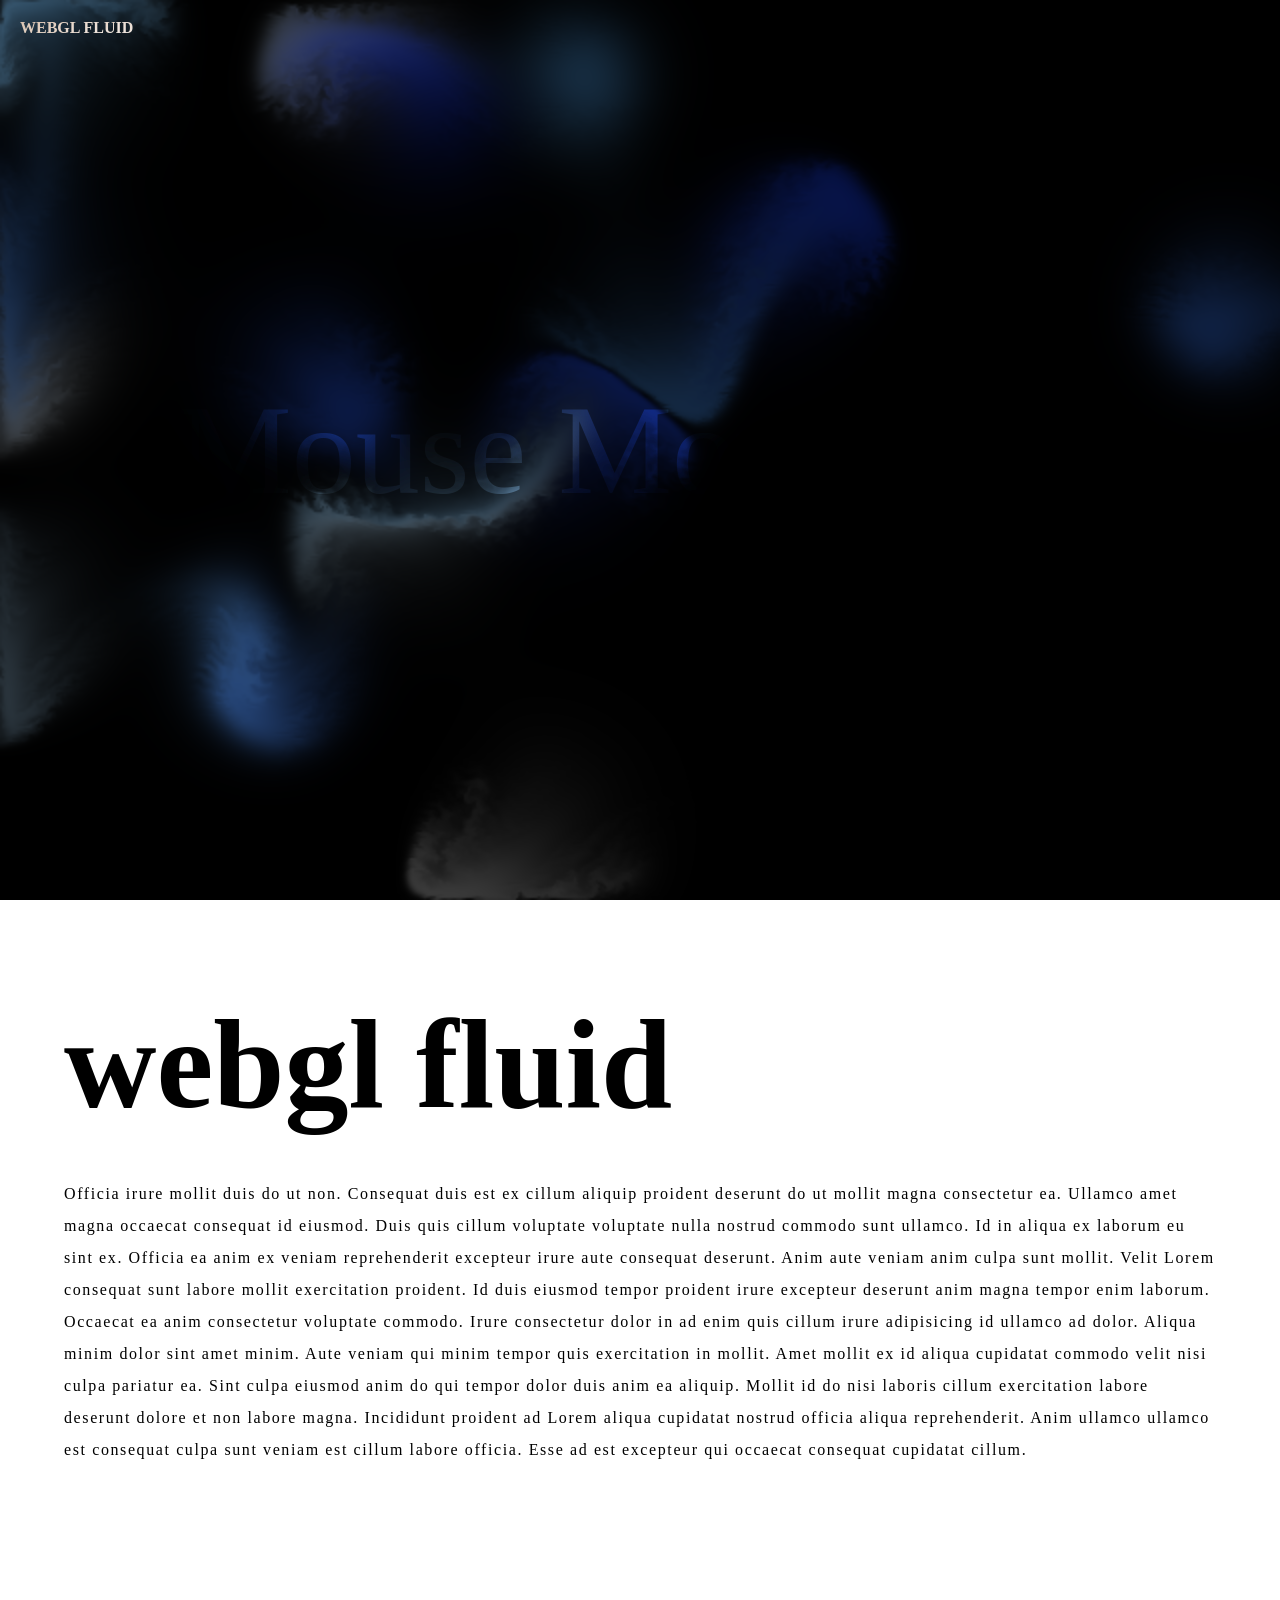
<file: index.html>
<!DOCTYPE html>
<html lang="ja">

<head>
  <meta charset="utf-8">
  <meta name="viewport" content="width=device-width">
  <title>WEBGL FLUID</title>
  <meta name="keywords" content="">
  <meta name="description" content="">
  <link href="css/style.css" rel="stylesheet" media="all">
</head>

<body>
  <header class="header">
    <h1 class="header__ttl">WEBGL FLUID</h1>
  </header>
  <main class="main">
    <div class="mv">
      <canvas></canvas>
      <p class="mv__txt">Mouse Move Me!</p>
    </div>
    <section class="sec">
      <h2 class="sec__ttl">webgl fluid</h2>
      <p class="sec__txt">Officia irure mollit duis do ut non. Consequat duis est ex cillum aliquip proident deserunt do
        ut mollit magna consectetur ea. Ullamco amet magna occaecat consequat id eiusmod.

        Duis quis cillum voluptate voluptate nulla nostrud commodo sunt ullamco. Id in aliqua ex laborum eu sint ex.
        Officia ea anim ex veniam reprehenderit excepteur irure aute consequat deserunt. Anim aute veniam anim culpa
        sunt
        mollit.

        Velit Lorem consequat sunt labore mollit exercitation proident. Id duis eiusmod tempor proident irure excepteur
        deserunt anim magna tempor enim laborum. Occaecat ea anim consectetur voluptate commodo. Irure consectetur dolor
        in ad enim quis cillum irure adipisicing id ullamco ad dolor. Aliqua minim dolor sint amet minim. Aute veniam
        qui
        minim tempor quis exercitation in mollit.

        Amet mollit ex id aliqua cupidatat commodo velit nisi culpa pariatur ea. Sint culpa eiusmod anim do qui tempor
        dolor duis anim ea aliquip. Mollit id do nisi laboris cillum exercitation labore deserunt dolore et non labore
        magna. Incididunt proident ad Lorem aliqua cupidatat nostrud officia aliqua reprehenderit. Anim ullamco ullamco
        est consequat culpa sunt veniam est cillum labore officia. Esse ad est excepteur qui occaecat consequat
        cupidatat
        cillum.</p>
    </section>
  </main>


  <script src="js/function.js"></script>
</body>

</html>
</file>
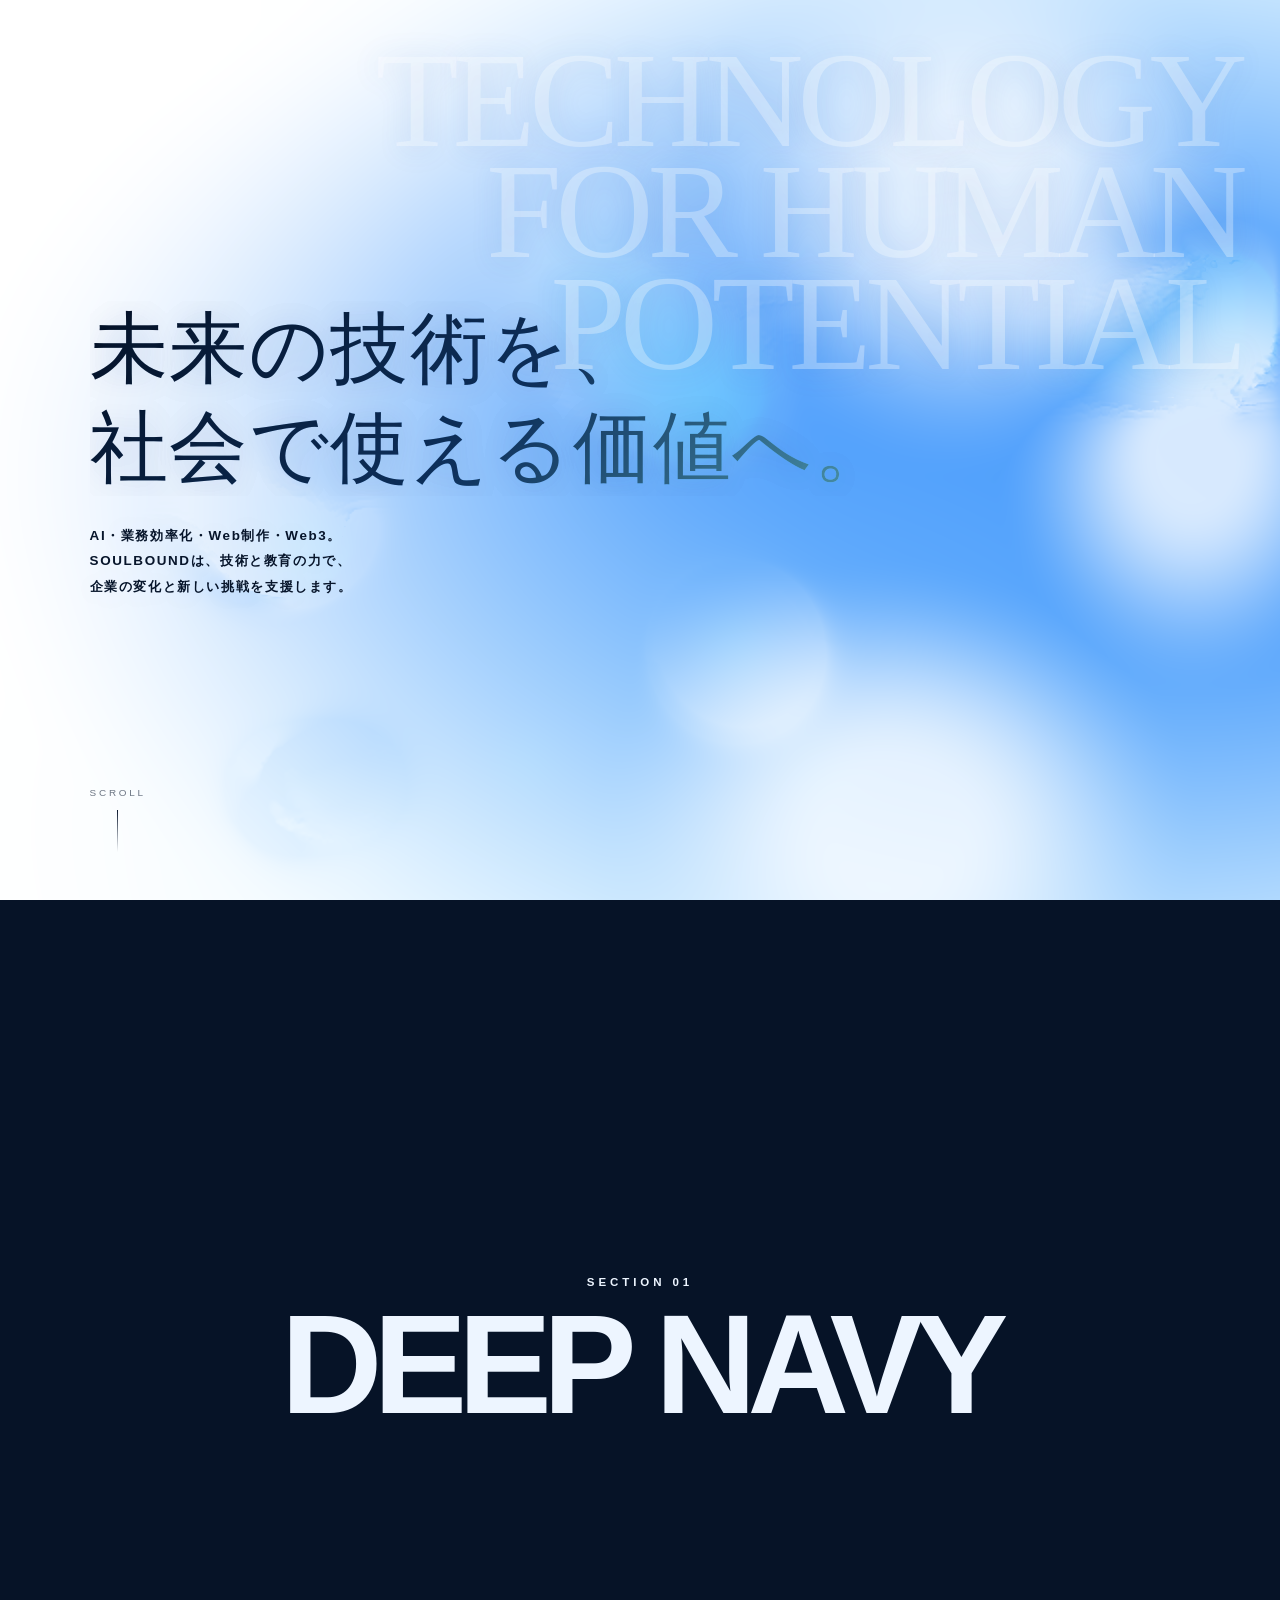
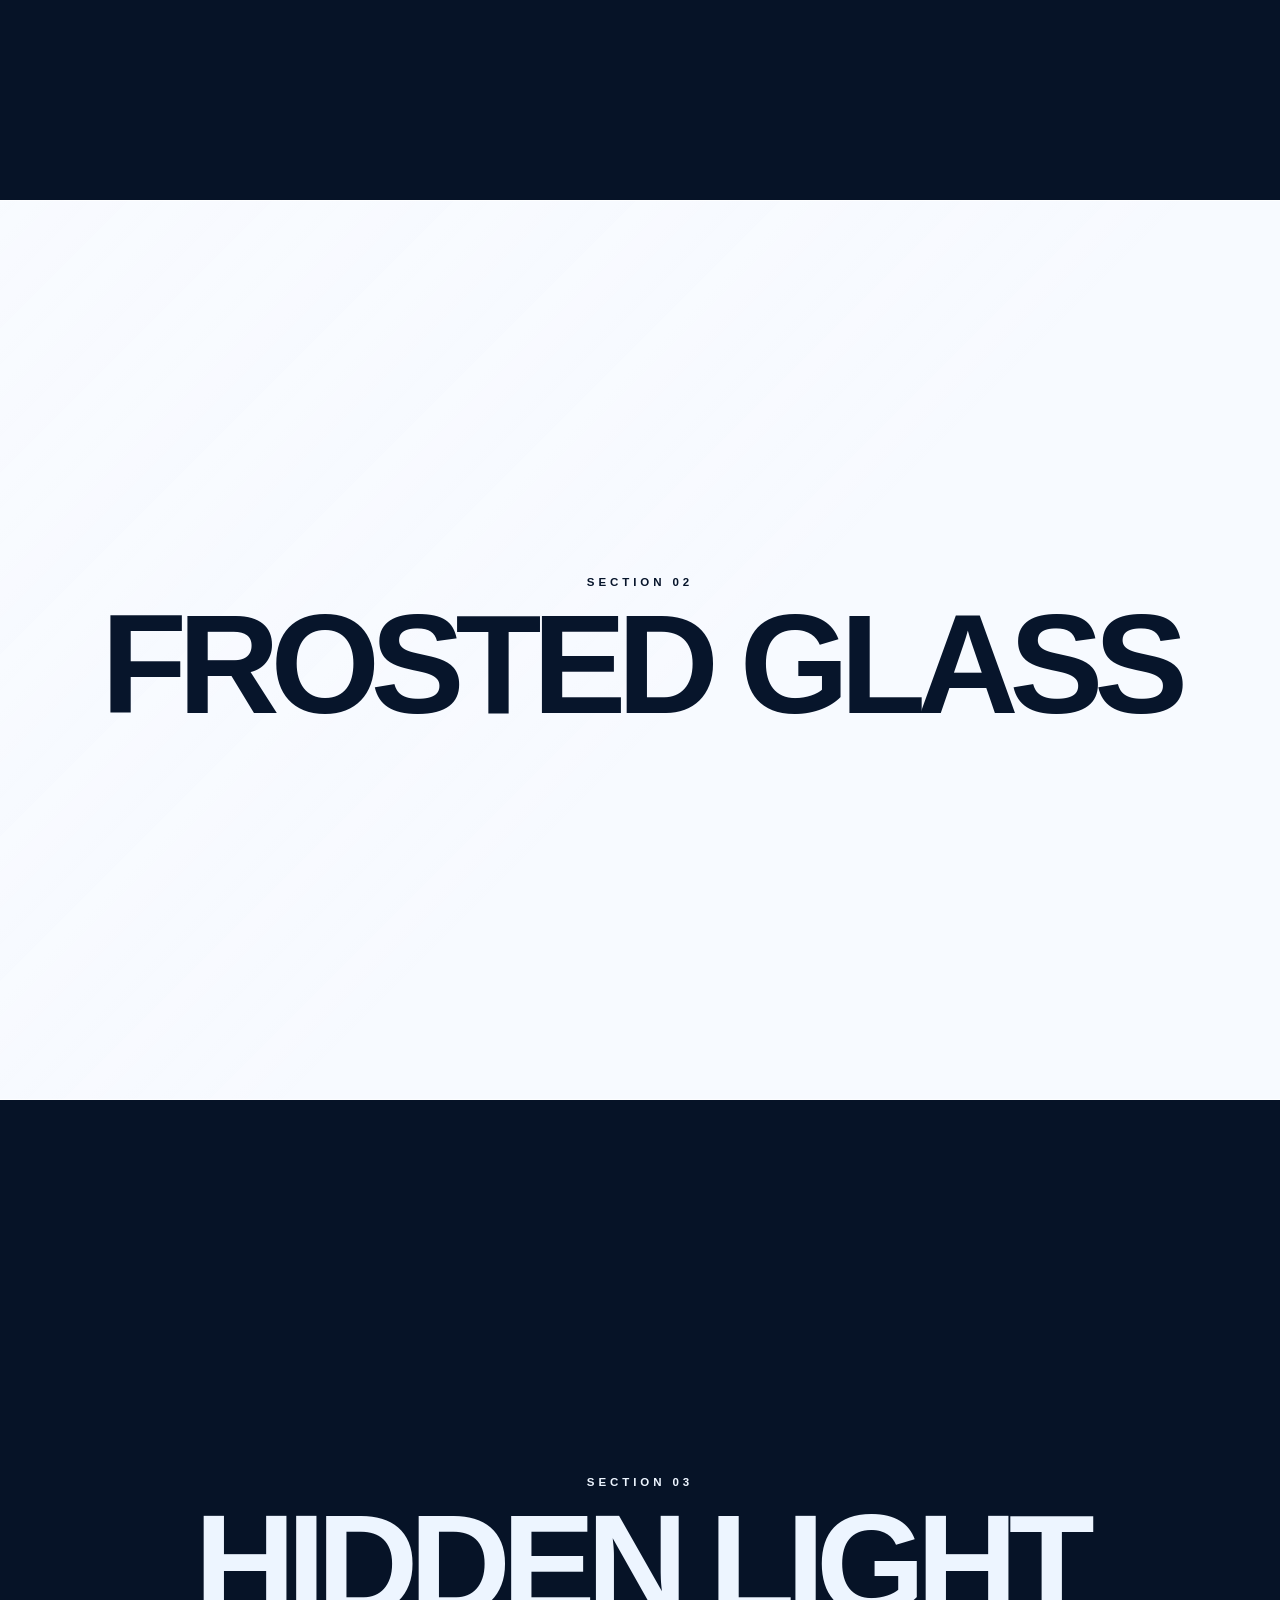
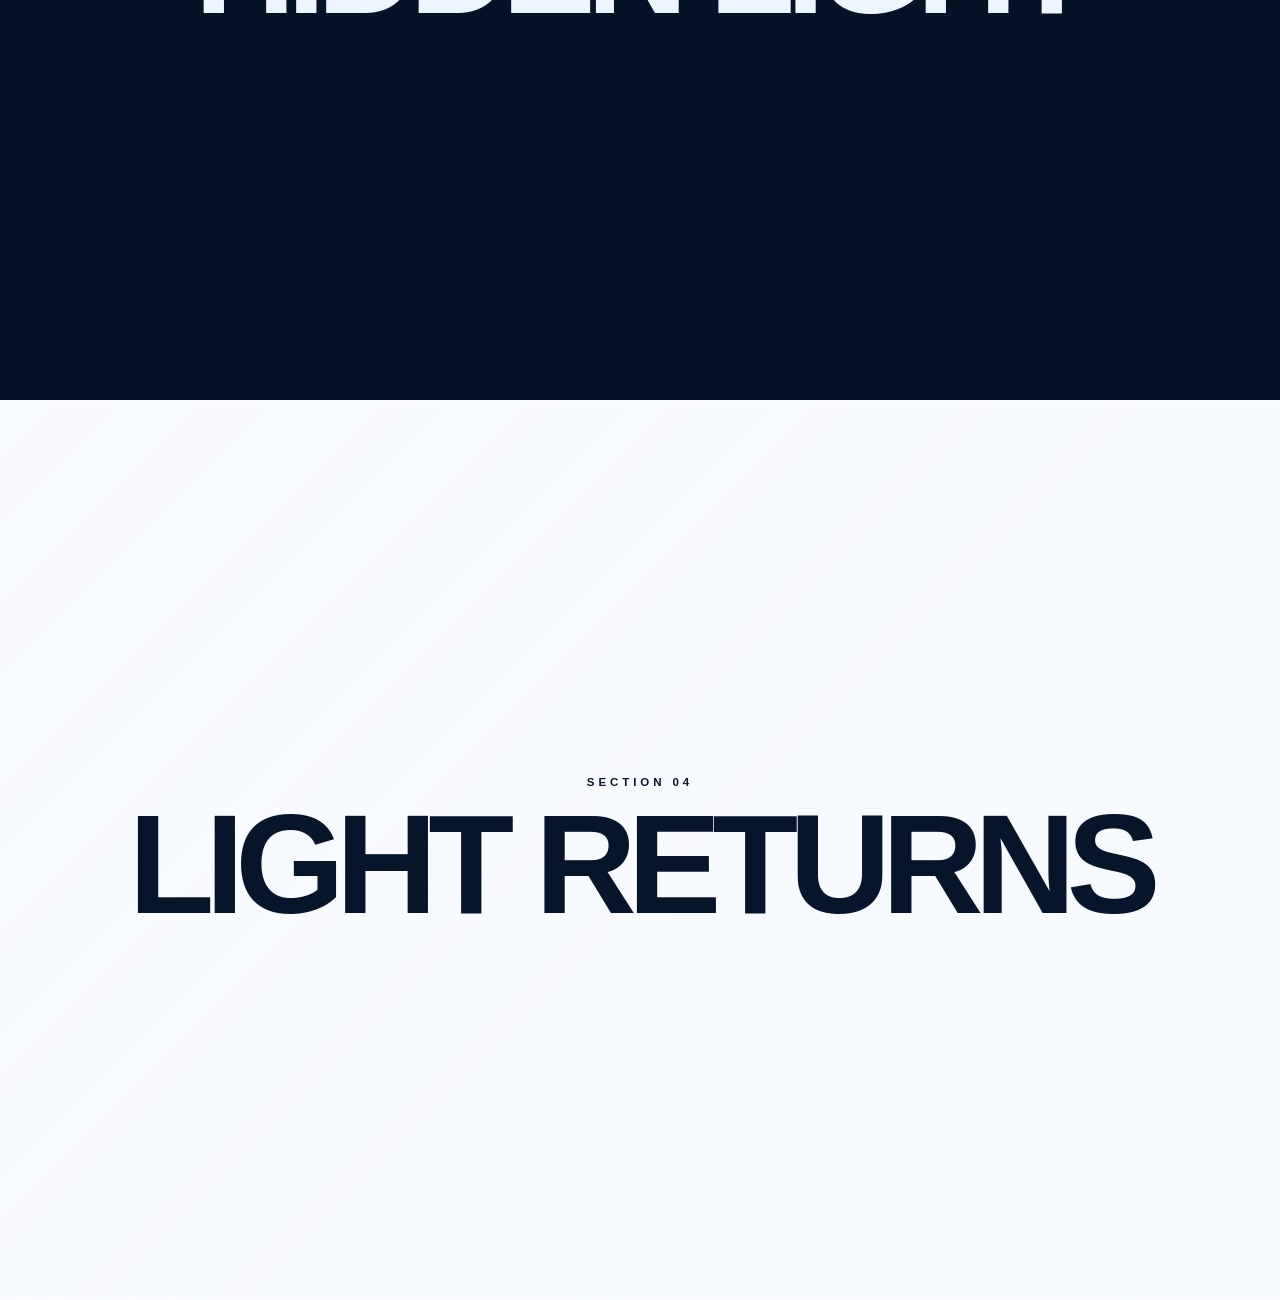
<file: background-animation/index.html>
<!DOCTYPE html>
<html lang="ja">
<head>
  <meta charset="utf-8">
  <meta name="viewport" content="width=device-width, initial-scale=1">
  <title>WebGL Background Animation</title>
  <link rel="stylesheet" href="style.css">
</head>
<body>
  <div class="fluid-background" aria-hidden="true">
    <canvas class="fluid-background__canvas"></canvas>
    <div class="fluid-background__shade"></div>
  </div>

  <main class="page">
    <section class="section section--hero">
      <p class="section--hero__backdrop" aria-hidden="true">
        TECHNOLOGY<br>FOR HUMAN<br>POTENTIAL
      </p>
      <div class="section--hero__copy">
        <div class="section--hero__title-stack">
          <h1 class="section__title section--hero__title-base" data-title-mask>
            <span>未来の技術を、</span>
            <span>社会で使える価値へ。</span>
          </h1>
          <span class="section__title section--hero__title-reaction" data-title-mask aria-hidden="true">
            <span>未来の技術を、</span>
            <span>社会で使える価値へ。</span>
          </span>
        </div>
        <p class="section--hero__description">
          AI・業務効率化・Web制作・Web3。<br>
          SOULBOUNDは、技術と教育の力で、<br>
          企業の変化と新しい挑戦を支援します。
        </p>
      </div>
      <span class="section__scroll">Scroll</span>
    </section>

    <section class="section section--navy">
      <p class="section__eyebrow">Section 01</p>
      <h2 class="section__title">DEEP NAVY</h2>
    </section>

    <section class="section section--glass">
      <p class="section__eyebrow">Section 02</p>
      <h2 class="section__title">FROSTED GLASS</h2>
    </section>

    <section class="section section--navy">
      <p class="section__eyebrow">Section 03</p>
      <h2 class="section__title">HIDDEN LIGHT</h2>
    </section>

    <section class="section section--glass">
      <p class="section__eyebrow">Section 04</p>
      <h2 class="section__title">LIGHT RETURNS</h2>
    </section>
  </main>

    <script src="fluid.js?v=interaction-31"></script>
  <script src="hero.js?v=1"></script>
</body>
</html>
</file>
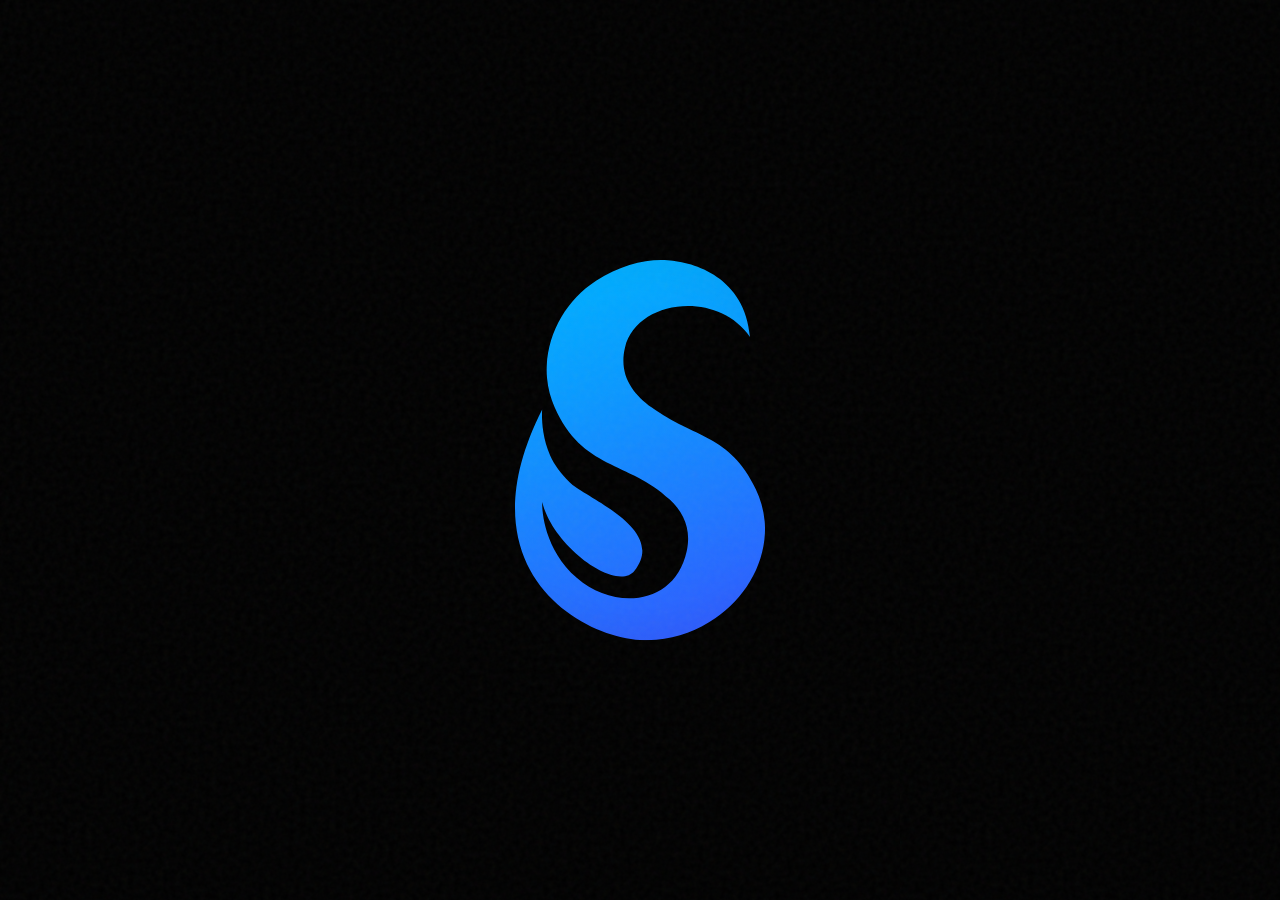
<file: opening-animation/index.html>
<!DOCTYPE html>
<html lang="ja">
<head>
  <meta charset="utf-8">
  <meta name="viewport" content="width=device-width, initial-scale=1">
  <title>Soulbound Symbol Opening</title>
  <link rel="stylesheet" href="style.css">
</head>
<body>
  <main class="opening" aria-label="Soulbound オープニングアニメーション">
    <canvas class="opening__canvas" aria-hidden="true"></canvas>
    <div class="opening__vignette" aria-hidden="true"></div>
    <div class="opening__grain" aria-hidden="true"></div>

    <div class="symbol-stage">
      <svg class="symbol-stage__art" viewBox="0 0 129.3 196.67" role="img" aria-label="Soulbound">
        <defs>
          <mask id="symbol-reveal-mask" maskUnits="userSpaceOnUse" x="-30" y="-30" width="190" height="260">
            <rect x="-30" y="-30" width="190" height="260" fill="#000"/>
            <path
              class="symbol-stage__reveal-path"
              pathLength="1"
              d="M106 24 C 80 0 26 4 20 43 C 16 59 26 75 39 83 C 58 94 93 83 106 102 C 111 122 109 145 101 157 C 80 193 29 189 18 161 C 19 149 36 141 49 146"
            />
            <rect class="symbol-stage__final-reveal" x="-30" y="-30" width="190" height="260" fill="#fff"/>
          </mask>

        </defs>

        <image
          class="symbol-stage__logo"
          href="images/soulbound_symbol_color.svg"
          width="129.3"
          height="196.67"
          mask="url(#symbol-reveal-mask)"
        />

      </svg>
    </div>

    <button class="opening__skip" type="button">Skip animation</button>
  </main>

  <script src="fluid.js"></script>
  <script src="opening.js"></script>
</body>
</html>
</file>
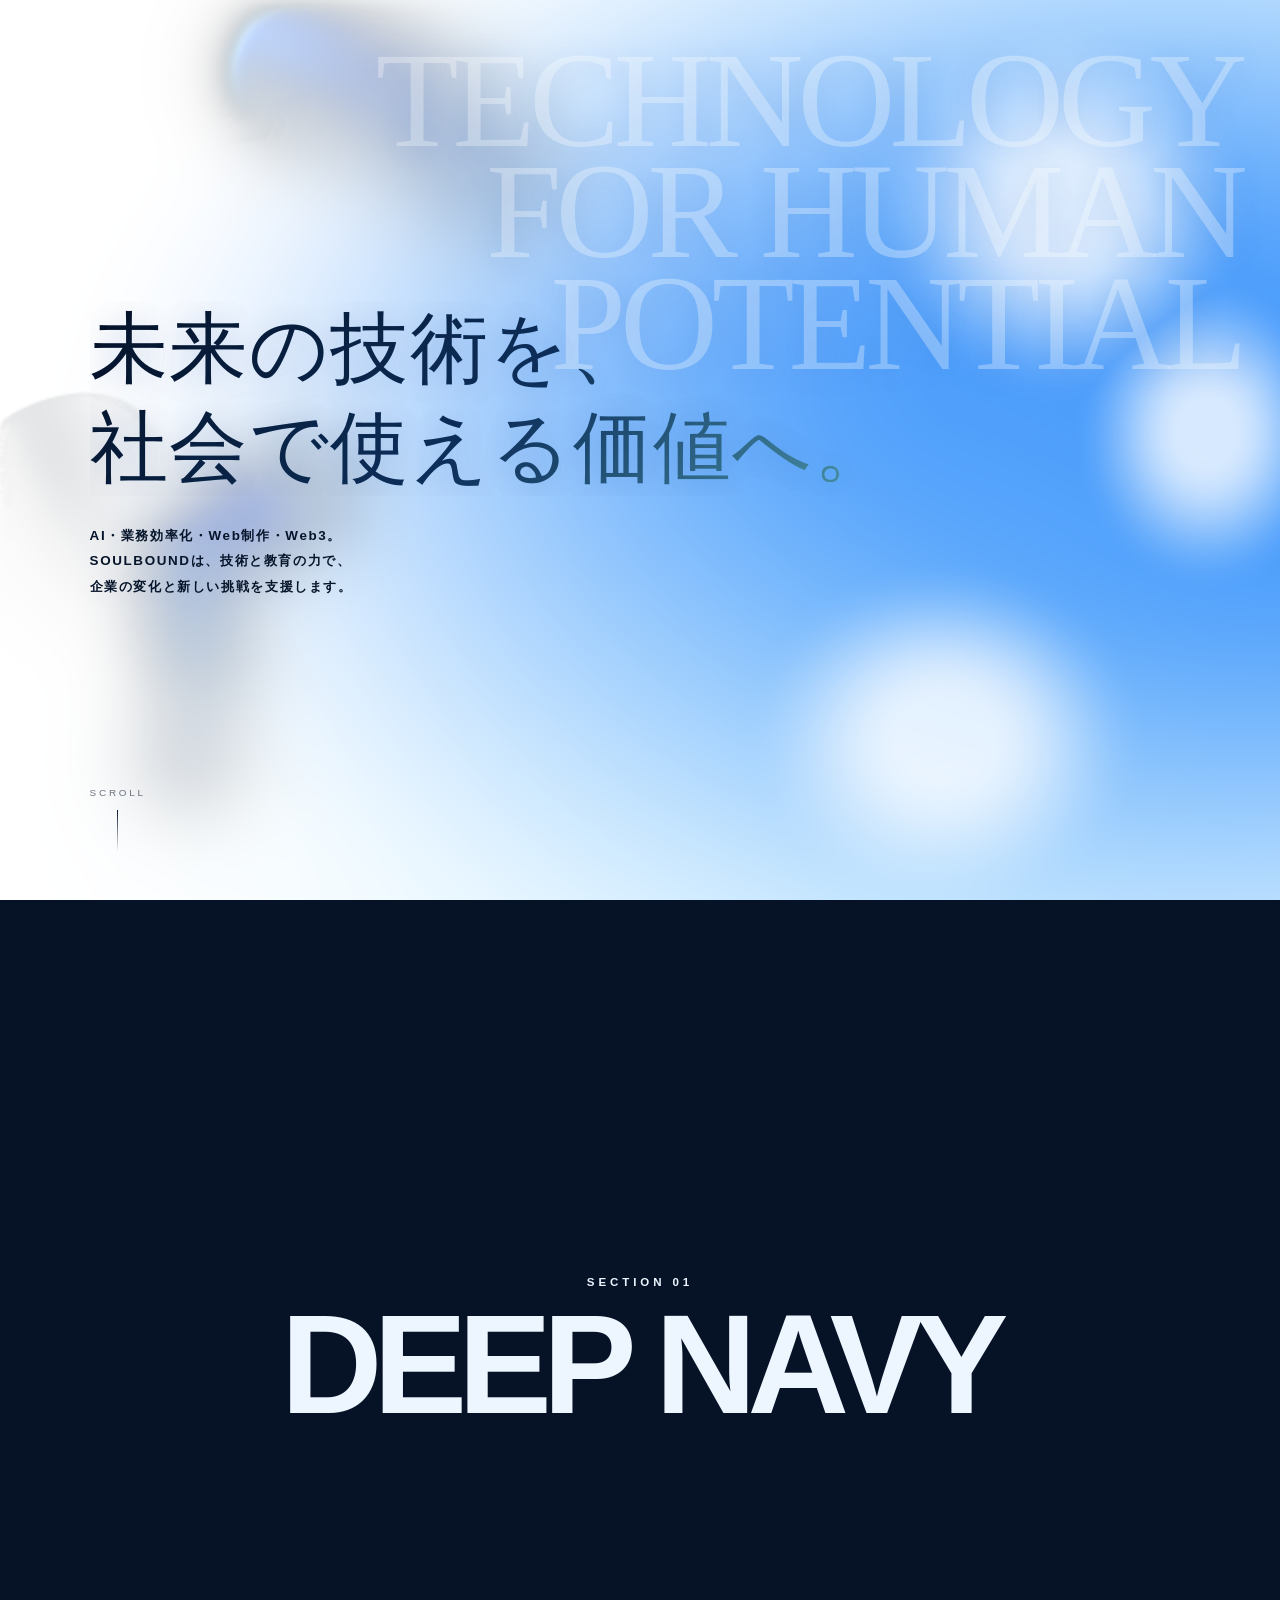
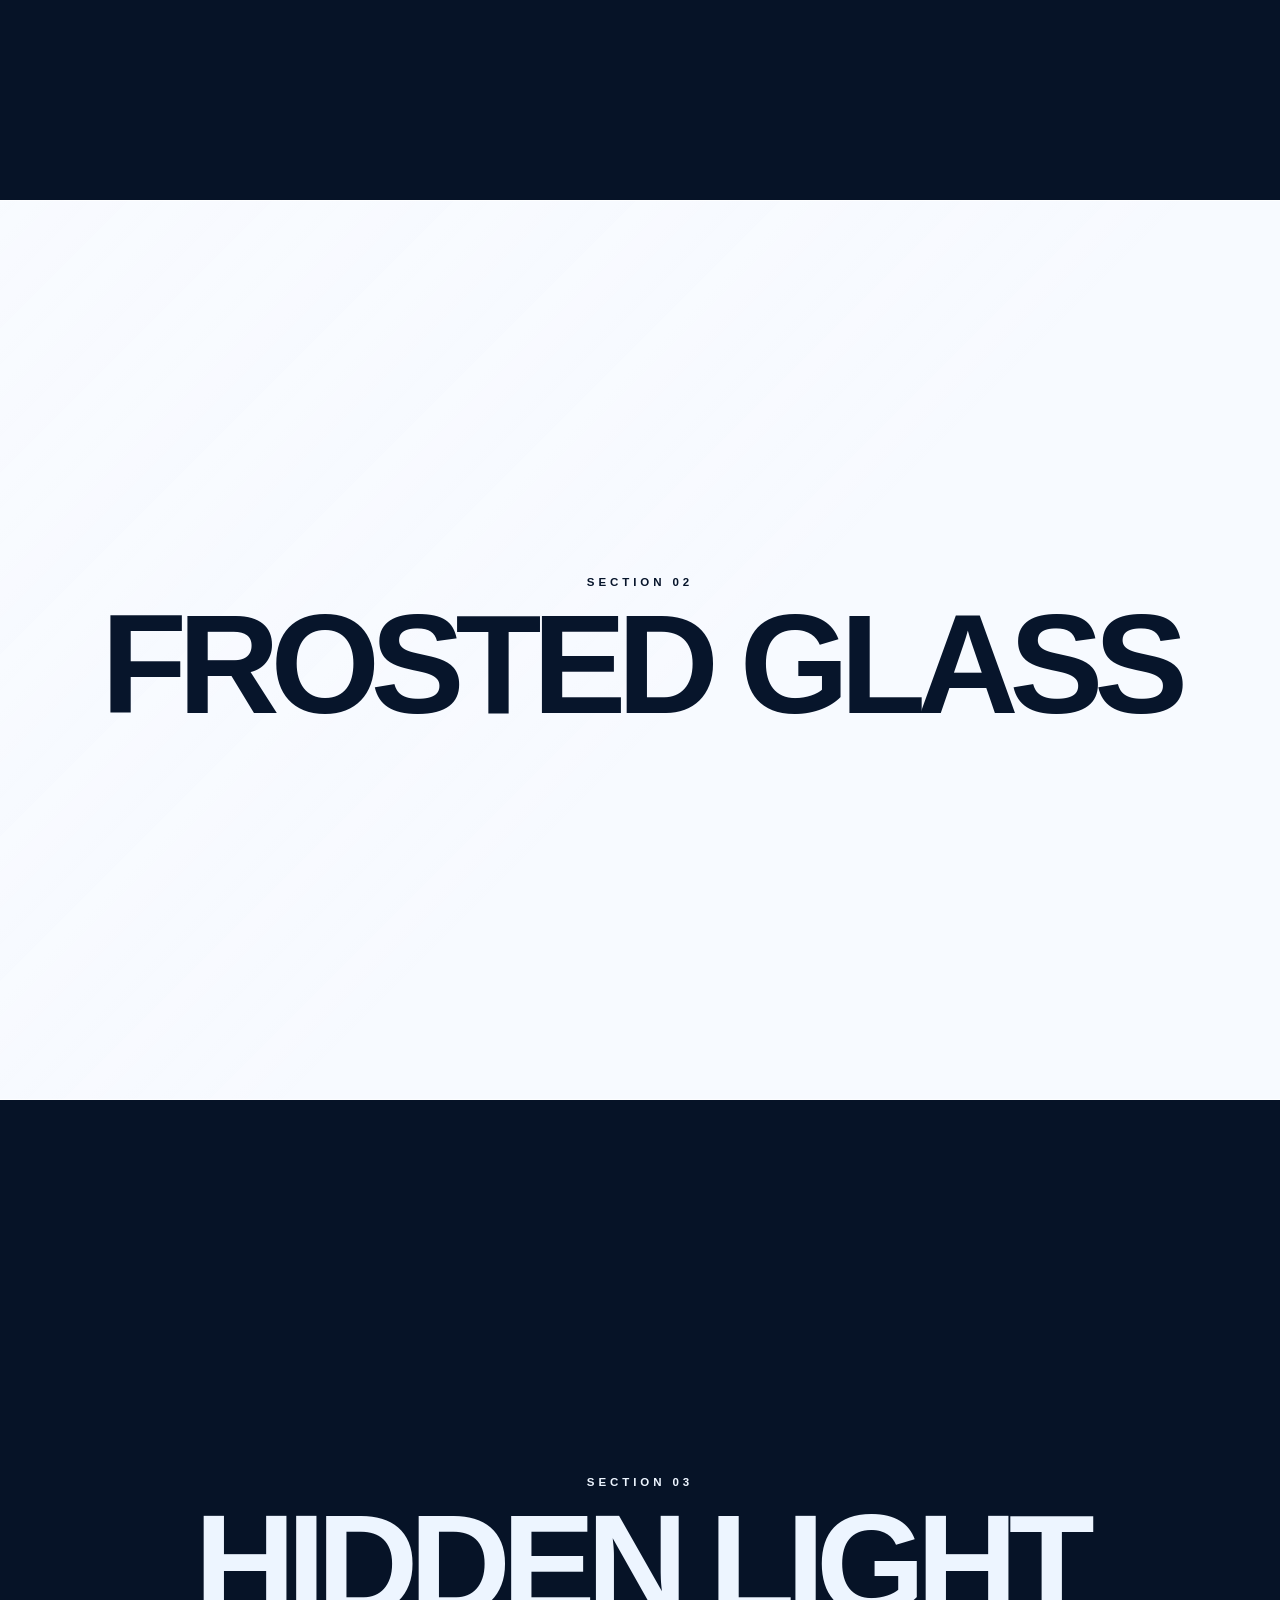
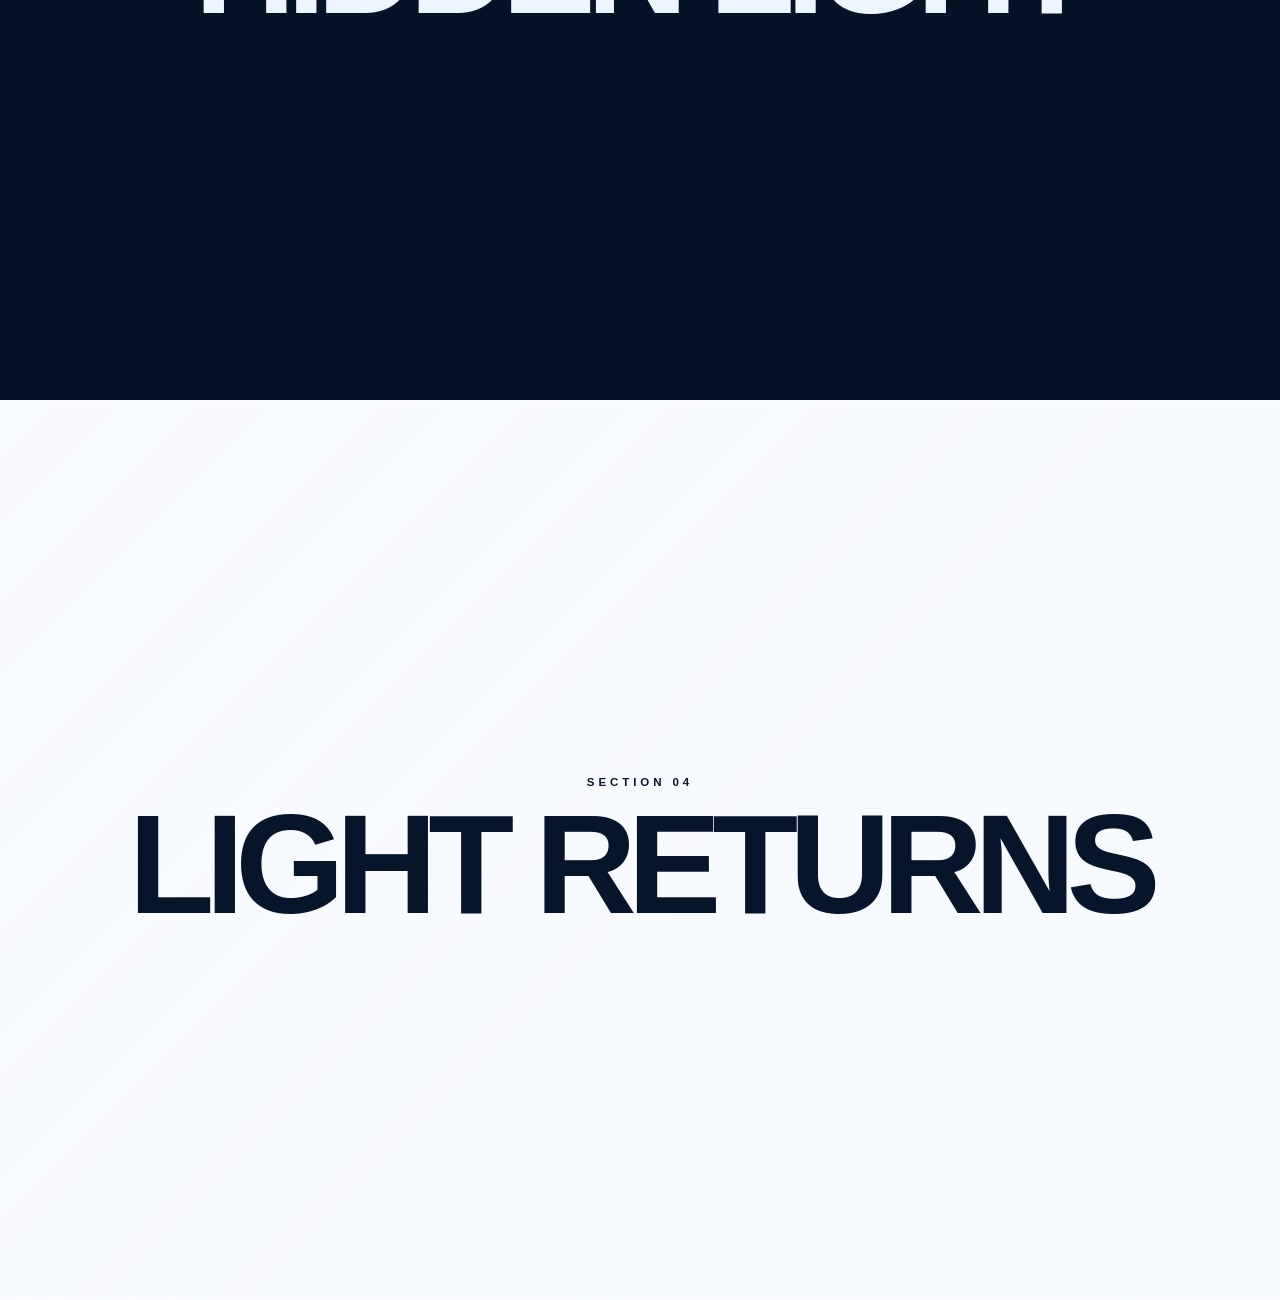
<file: background-animation/_backup/before-background-interaction/index.html>
<!DOCTYPE html>
<html lang="ja">
<head>
  <meta charset="utf-8">
  <meta name="viewport" content="width=device-width, initial-scale=1">
  <title>WebGL Background Animation</title>
  <link rel="stylesheet" href="style.css">
</head>
<body>
  <div class="fluid-background" aria-hidden="true">
    <canvas class="fluid-background__canvas"></canvas>
    <div class="fluid-background__shade"></div>
  </div>

  <main class="page">
    <section class="section section--hero">
      <p class="section--hero__backdrop" aria-hidden="true">
        TECHNOLOGY<br>FOR HUMAN<br>POTENTIAL
      </p>
      <div class="section--hero__copy">
        <div class="section--hero__title-stack">
          <h1 class="section__title section--hero__title-base" data-title-mask>
            <span>未来の技術を、</span>
            <span>社会で使える価値へ。</span>
          </h1>
          <span class="section__title section--hero__title-reaction" data-title-mask aria-hidden="true">
            <span>未来の技術を、</span>
            <span>社会で使える価値へ。</span>
          </span>
        </div>
        <p class="section--hero__description">
          AI・業務効率化・Web制作・Web3。<br>
          SOULBOUNDは、技術と教育の力で、<br>
          企業の変化と新しい挑戦を支援します。
        </p>
      </div>
      <span class="section__scroll">Scroll</span>
    </section>

    <section class="section section--navy">
      <p class="section__eyebrow">Section 01</p>
      <h2 class="section__title">DEEP NAVY</h2>
    </section>

    <section class="section section--glass">
      <p class="section__eyebrow">Section 02</p>
      <h2 class="section__title">FROSTED GLASS</h2>
    </section>

    <section class="section section--navy">
      <p class="section__eyebrow">Section 03</p>
      <h2 class="section__title">HIDDEN LIGHT</h2>
    </section>

    <section class="section section--glass">
      <p class="section__eyebrow">Section 04</p>
      <h2 class="section__title">LIGHT RETURNS</h2>
    </section>
  </main>

  <script src="fluid.js?v=gradient-3"></script>
  <script src="hero.js?v=1"></script>
</body>
</html>
</file>
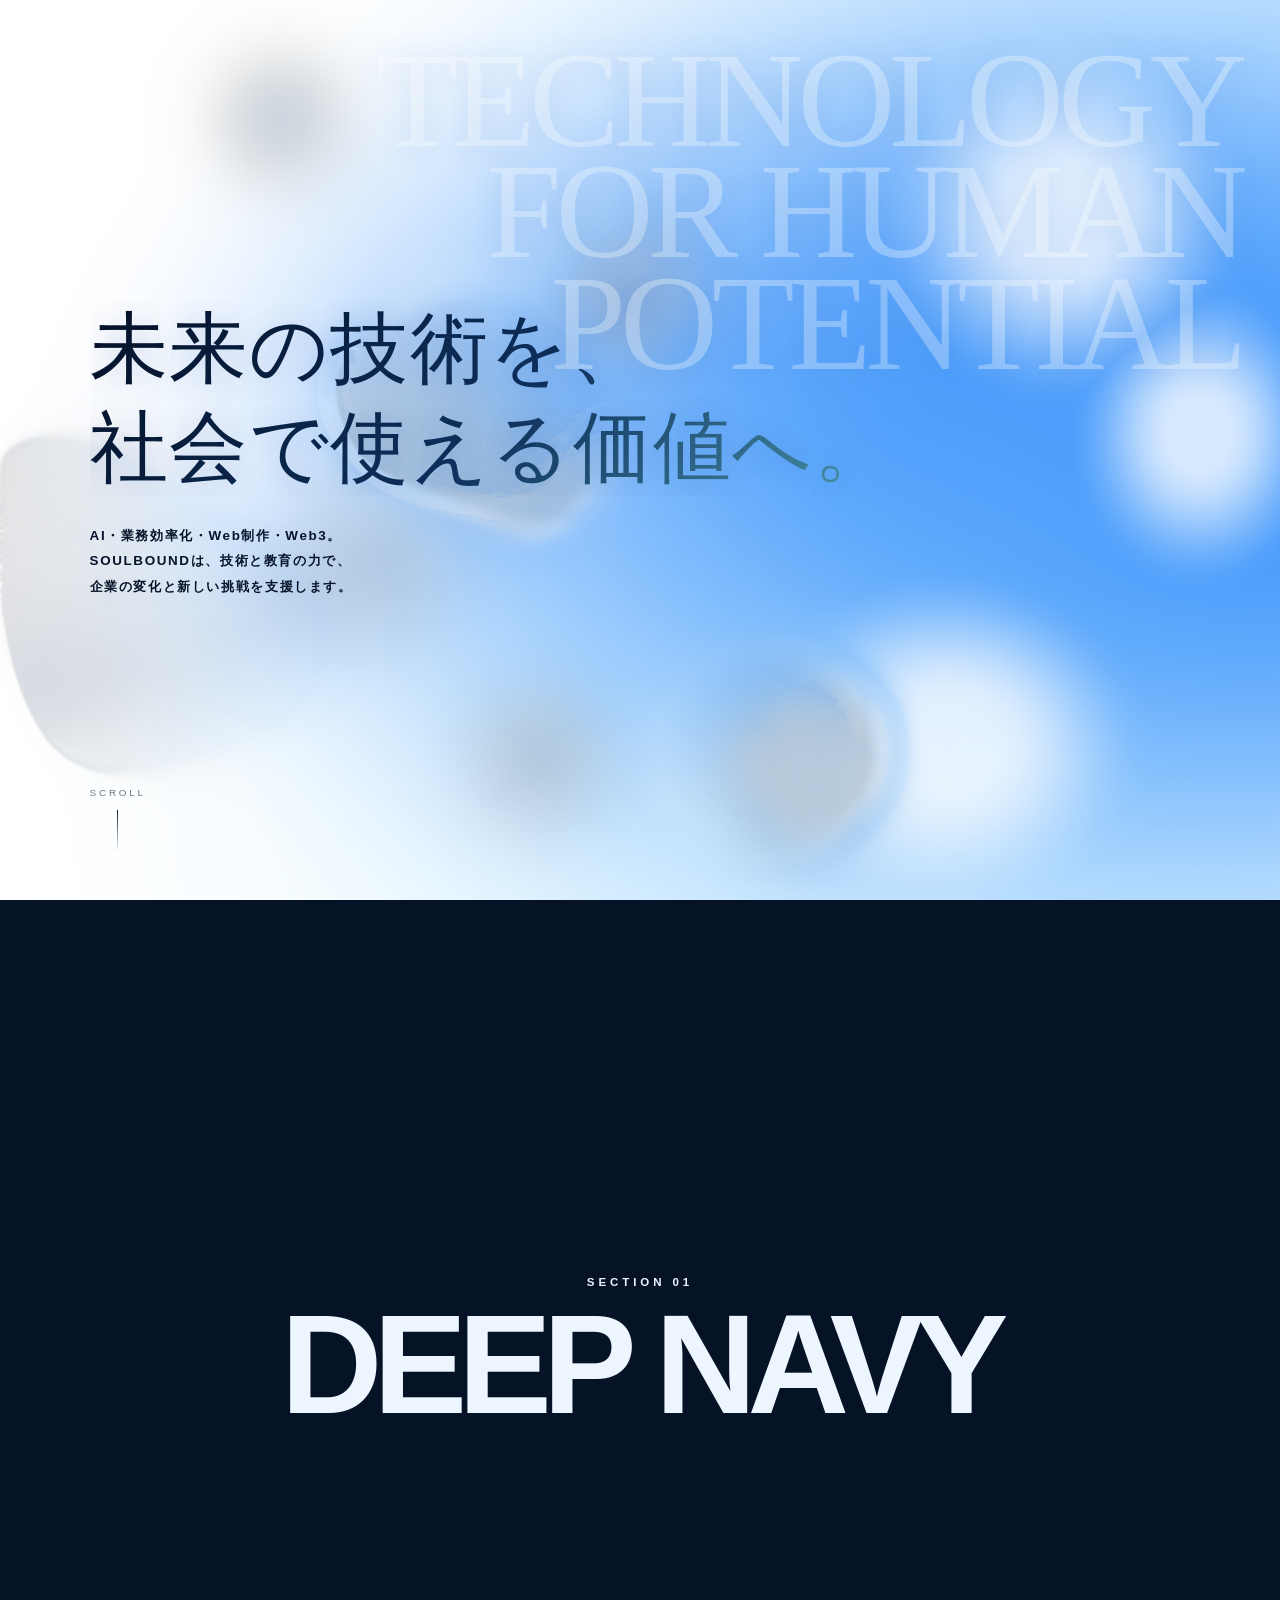
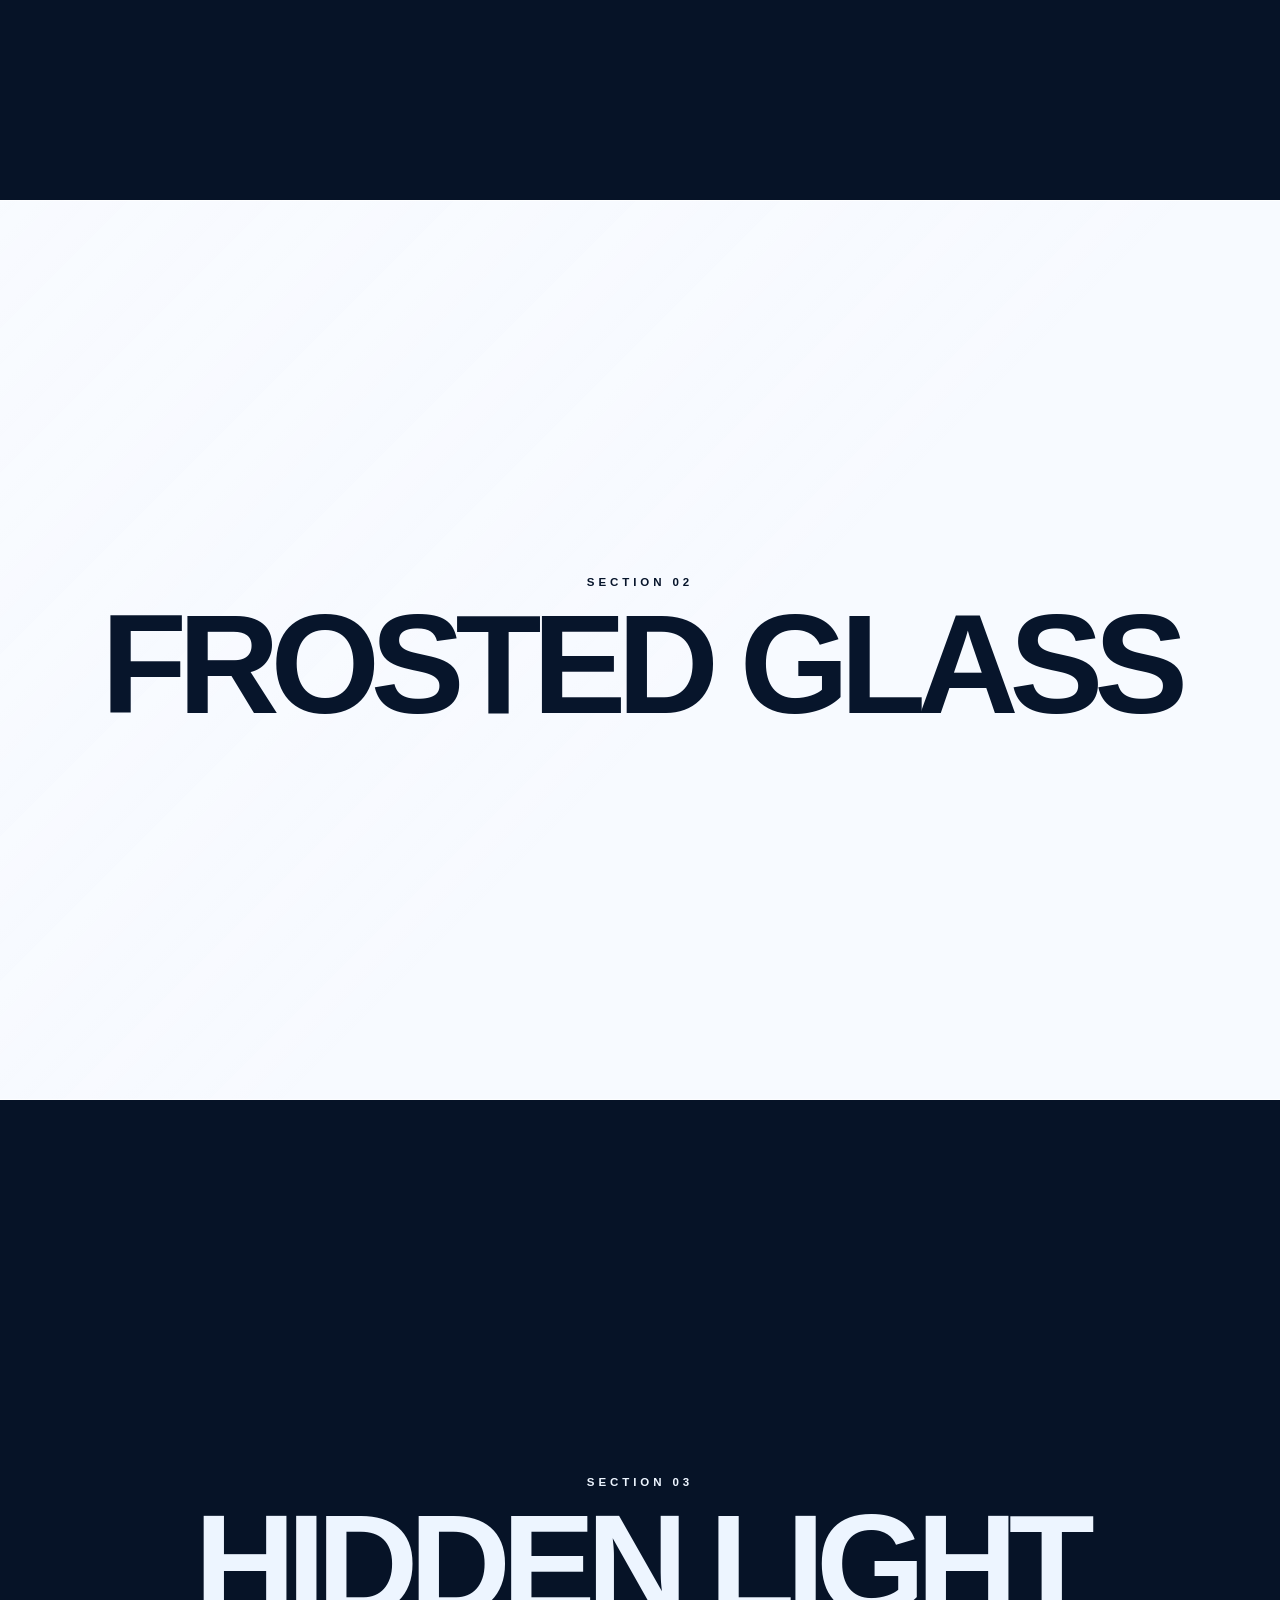
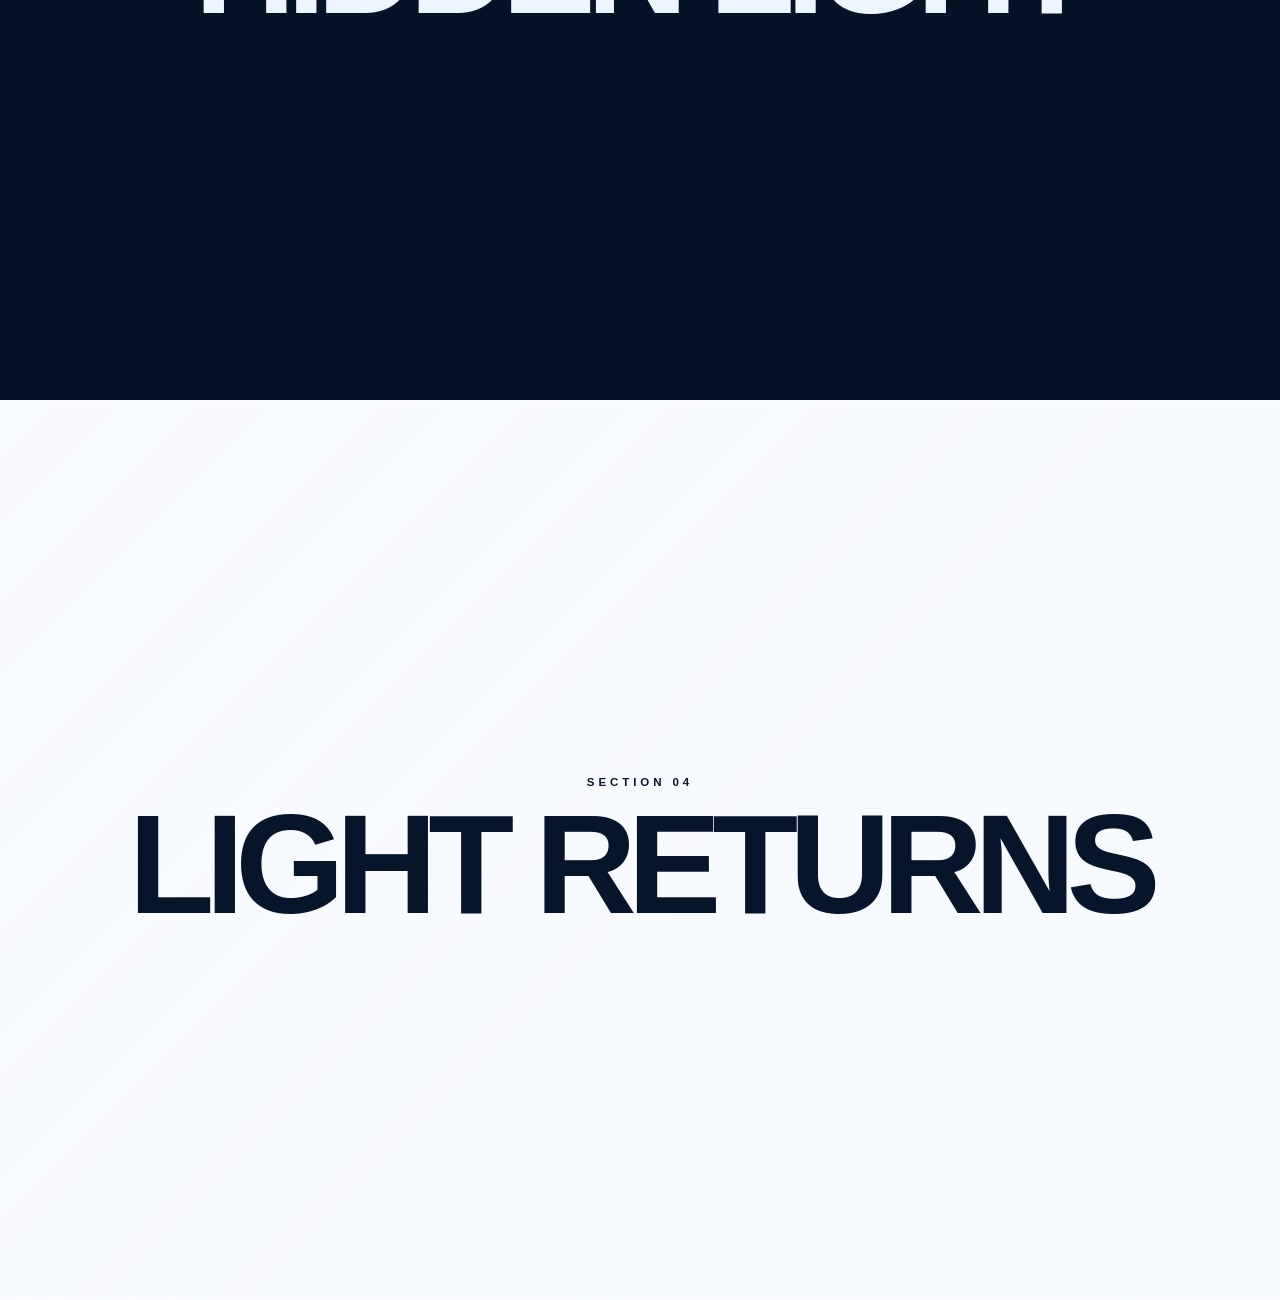
<file: background-animation/_backup/before-trail-refinement/index.html>
<!DOCTYPE html>
<html lang="ja">
<head>
  <meta charset="utf-8">
  <meta name="viewport" content="width=device-width, initial-scale=1">
  <title>WebGL Background Animation</title>
  <link rel="stylesheet" href="style.css">
</head>
<body>
  <div class="fluid-background" aria-hidden="true">
    <canvas class="fluid-background__canvas"></canvas>
    <div class="fluid-background__shade"></div>
  </div>

  <main class="page">
    <section class="section section--hero">
      <p class="section--hero__backdrop" aria-hidden="true">
        TECHNOLOGY<br>FOR HUMAN<br>POTENTIAL
      </p>
      <div class="section--hero__copy">
        <div class="section--hero__title-stack">
          <h1 class="section__title section--hero__title-base" data-title-mask>
            <span>未来の技術を、</span>
            <span>社会で使える価値へ。</span>
          </h1>
          <span class="section__title section--hero__title-reaction" data-title-mask aria-hidden="true">
            <span>未来の技術を、</span>
            <span>社会で使える価値へ。</span>
          </span>
        </div>
        <p class="section--hero__description">
          AI・業務効率化・Web制作・Web3。<br>
          SOULBOUNDは、技術と教育の力で、<br>
          企業の変化と新しい挑戦を支援します。
        </p>
      </div>
      <span class="section__scroll">Scroll</span>
    </section>

    <section class="section section--navy">
      <p class="section__eyebrow">Section 01</p>
      <h2 class="section__title">DEEP NAVY</h2>
    </section>

    <section class="section section--glass">
      <p class="section__eyebrow">Section 02</p>
      <h2 class="section__title">FROSTED GLASS</h2>
    </section>

    <section class="section section--navy">
      <p class="section__eyebrow">Section 03</p>
      <h2 class="section__title">HIDDEN LIGHT</h2>
    </section>

    <section class="section section--glass">
      <p class="section__eyebrow">Section 04</p>
      <h2 class="section__title">LIGHT RETURNS</h2>
    </section>
  </main>

  <script src="fluid.js?v=interaction-1"></script>
  <script src="hero.js?v=1"></script>
</body>
</html>
</file>
<file: css/style.css>
html,body,div,span,object,iframe,h1,h2,h3,h4,h5,h6,p,blockquote,pre,abbr,address,cite,code,del,dfn,em,img,ins,kbd,q,samp,small,strong,sub,sup,var,b,i,dl,dt,dd,ol,ul,li,fieldset,form,label,legend,table,caption,tbody,tfoot,thead,tr,th,td,article,aside,canvas,details,figcaption,figure,footer,header,hgroup,menu,nav,section,summary,time,mark,audio,video{margin:0;padding:0;border:0;outline:0;font-size:100%;vertical-align:baseline;background:rgba(0,0,0,0);box-sizing:border-box}body{line-height:1}article,aside,details,figcaption,figure,footer,header,hgroup,menu,nav,section{display:block}nav ul{list-style:none}blockquote,q{quotes:none}blockquote:before,blockquote:after,q:before,q:after{content:"";content:none}a{margin:0;padding:0;font-size:100%;vertical-align:baseline;background:rgba(0,0,0,0)}ins{background-color:#ff9;color:#000;text-decoration:none}mark{background-color:#ff9;color:#000;font-style:italic;font-weight:bold}del{text-decoration:line-through}abbr[title],dfn[title]{border-bottom:1px dotted;cursor:help}table{border-collapse:collapse;border-spacing:0}hr{display:block;height:1px;border:0;border-top:1px solid #ccc;margin:1em 0;padding:0}input,select{vertical-align:middle}body{font-family:"游明朝",serif;background:#fff}.header{padding:20px;position:fixed;top:0;pointer-events:none;mix-blend-mode:difference;z-index:1}.header__ttl{color:#fff}.mv{height:100vh;margin-bottom:100px;overflow:hidden;position:relative;display:flex;justify-content:center;align-items:center}.mv canvas{position:absolute;width:100%;height:100%}.mv__txt{position:relative;font-size:10vw;color:#fff;text-align:center;pointer-events:none;mix-blend-mode:overlay}.sec{max-width:1280px;width:90%;margin:0 auto 300px}.sec__ttl{font-size:10vw;margin-bottom:50px}.sec__txt{line-height:2;letter-spacing:.1em}/*# sourceMappingURL=style.css.map */
</file>
<file: background-animation/style.css>
:root {
  color-scheme: light;
  --navy: #061327;
  --ink: #07152b;
  --white-glass: rgba(245, 249, 255, .78);
}

* {
  box-sizing: border-box;
}

html,
body {
  margin: 0;
  min-width: 100%;
  min-height: 100%;
}

html {
  background: #fff;
  scroll-behavior: smooth;
}

body {
  overflow-x: hidden;
  font-family: Arial, "Helvetica Neue", sans-serif;
}

.fluid-background {
  position: fixed;
  z-index: 0;
  inset: 0;
  overflow: hidden;
  background: #fff;
  pointer-events: none;
}

.fluid-background__canvas,
.fluid-background__shade {
  position: absolute;
  inset: 0;
  width: 100%;
  height: 100%;
}

.fluid-background__canvas {
  z-index: 1;
  display: block;
  mix-blend-mode: normal;
}

.fluid-background__shade {
  z-index: 0;
  background: #fff;
}

.page {
  position: relative;
  z-index: 1;
}

.section {
  position: relative;
  display: grid;
  min-height: 100vh;
  min-height: 100svh;
  padding: clamp(28px, 4vw, 64px);
  place-content: center;
  text-align: center;
  isolation: isolate;
}

.section__eyebrow {
  margin: 0 0 1.1rem;
  font-size: clamp(.65rem, .9vw, .8rem);
  font-weight: 600;
  letter-spacing: .34em;
  text-transform: uppercase;
}

.section__title {
  margin: 0;
  font-size: clamp(3.2rem, 11vw, 10rem);
  font-weight: 700;
  line-height: .84;
  letter-spacing: -.065em;
  text-wrap: balance;
}

.section--hero {
  display: flex;
  align-items: center;
  justify-content: flex-start;
  color: var(--ink);
  background: transparent;
  text-align: left;
  text-shadow: 0 2px 30px rgba(45, 90, 170, .14);
}

.section--hero__copy {
  position: relative;
  z-index: 2;
  width: min(58rem, 70vw);
  margin-left: clamp(1rem, 3vw, 4rem);
}

.section--hero .section__title {
  display: grid;
  gap: .04em;
  margin: 0;
  font-family: "Yu Mincho", "Hiragino Mincho ProN", "Hiragino Mincho Pro", serif;
  font-size: clamp(2.8rem, 6.1vw, 6.8rem);
  font-weight: 500;
  line-height: 1.23;
  letter-spacing: .02em;
}

.section--hero__title-stack {
  display: grid;
  isolation: isolate;
}

.section--hero__title-base,
.section--hero__title-reaction {
  grid-area: 1 / 1;
  background: linear-gradient(135deg, #06152f 0%, #123f78 48%, #7be8ff 100%);
  background-clip: text;
  -webkit-background-clip: text;
  color: transparent;
  -webkit-text-fill-color: transparent;
  -webkit-mask-repeat: no-repeat;
  mask-repeat: no-repeat;
}

.section--hero__title-base {
  position: relative;
  z-index: 1;
  mix-blend-mode: normal;
}

.section--hero__title-reaction {
  position: relative;
  z-index: 2;
  opacity: .25;
  mix-blend-mode: difference;
  pointer-events: none;
}

.section--hero__description {
  margin: clamp(1.6rem, 3vh, 2.6rem) 0 0;
  font-size: clamp(.76rem, 1.05vw, 1rem);
  font-weight: 600;
  line-height: 1.9;
  letter-spacing: .12em;
}

.section--hero__backdrop {
  position: absolute;
  z-index: 0;
  top: clamp(2rem, 5vh, 4rem);
  right: clamp(1rem, 3vw, 4rem);
  margin: 0;
  color: rgba(255, 255, 255, .3);
  font-family: Georgia, "Times New Roman", serif;
  font-size: clamp(4.8rem, 10.6vw, 11rem);
  font-weight: 400;
  line-height: .82;
  letter-spacing: -.045em;
  text-align: right;
  pointer-events: none;
}

.section--hero .section__scroll {
  right: auto;
  left: calc(clamp(28px, 4vw, 64px) + clamp(1rem, 3vw, 4rem));
  transform: none;
}

.section--navy {
  color: #edf5ff;
  background: var(--navy);
}

.section--glass {
  color: var(--ink);
  background: var(--white-glass);
  -webkit-backdrop-filter: blur(34px) saturate(125%);
  backdrop-filter: blur(34px) saturate(125%);
}

.section--glass::before {
  position: absolute;
  z-index: -1;
  inset: 0;
  border-block: 1px solid rgba(255, 255, 255, .7);
  background: linear-gradient(135deg, rgba(255, 255, 255, .13), transparent 55%);
  content: "";
}

.section__scroll {
  position: absolute;
  bottom: 3rem;
  left: 50%;
  display: grid;
  gap: .75rem;
  justify-items: center;
  color: rgba(7, 21, 43, .58);
  font-size: .62rem;
  letter-spacing: .28em;
  text-transform: uppercase;
  transform: translateX(-50%);
}

.section__scroll::after {
  width: 1px;
  height: 42px;
  background: linear-gradient(var(--ink), transparent);
  content: "";
}

@media (max-width: 600px) {
  .section__title {
    font-size: clamp(3rem, 17vw, 6rem);
  }

  .section--glass {
    -webkit-backdrop-filter: blur(22px) saturate(120%);
    backdrop-filter: blur(22px) saturate(120%);
  }

  .section--hero__copy {
    width: 100%;
    margin-left: 0;
  }

  .section--hero .section__title {
    font-size: clamp(2.5rem, 12vw, 4.2rem);
  }

  .section--hero__description {
    font-size: .7rem;
    letter-spacing: .07em;
  }

  .section--hero__backdrop {
    top: 8vh;
    right: -4vw;
    font-size: 18vw;
    opacity: .72;
  }

  .section--hero .section__scroll {
    left: clamp(28px, 4vw, 64px);
  }
}

@media (prefers-reduced-motion: reduce) {
  html {
    scroll-behavior: auto;
  }

  .fluid-background__canvas {
    display: none;
  }

}
</file>
<file: opening-animation/style.css>
:root {
  color-scheme: dark;
  --trace-duration: 1.35s;
}

* {
  box-sizing: border-box;
}

html,
body {
  width: 100%;
  height: 100%;
  margin: 0;
  overflow: hidden;
  background: #000;
}

body {
  font-family: Arial, "Helvetica Neue", sans-serif;
}

.opening {
  position: fixed;
  inset: 0;
  display: grid;
  place-items: center;
  overflow: hidden;
  isolation: isolate;
  background: #000;
}

.opening__canvas,
.opening__vignette,
.opening__grain {
  position: absolute;
  inset: 0;
  width: 100%;
  height: 100%;
}

.opening__canvas {
  z-index: 2;
  opacity: 0;
  mix-blend-mode: screen;
  pointer-events: none;
  transition: opacity .18s ease;
}

.opening.is-tracing .opening__canvas {
  opacity: 1;
}

.opening__vignette {
  z-index: 3;
  background: radial-gradient(circle at center, transparent 0 20%, rgba(0, 0, 0, .16) 52%, #000 88%);
  pointer-events: none;
}

.opening__grain {
  z-index: 4;
  opacity: .045;
  pointer-events: none;
  background-image: url("data:image/svg+xml,%3Csvg viewBox='0 0 160 160' xmlns='http://www.w3.org/2000/svg'%3E%3Cfilter id='n'%3E%3CfeTurbulence type='fractalNoise' baseFrequency='.95' numOctaves='3' stitchTiles='stitch'/%3E%3C/filter%3E%3Crect width='100%25' height='100%25' filter='url(%23n)'/%3E%3C/svg%3E");
}

.symbol-stage {
  position: relative;
  z-index: 1;
  width: min(38vh, 250px);
  aspect-ratio: 129.3 / 196.67;
}

.symbol-stage__art {
  display: block;
  width: 100%;
  height: 100%;
  overflow: visible;
}

.symbol-stage__logo {
  opacity: 0;
}

.opening.is-tracing:not(.is-skipped) .symbol-stage__logo {
  animation: symbol-fade-in var(--trace-duration) cubic-bezier(.16, 1, .3, 1) forwards;
}

.opening.is-complete .symbol-stage__logo,
.opening.is-skipped .symbol-stage__logo {
  opacity: 1;
}

.symbol-stage__reveal-path {
  fill: none;
  stroke: #fff;
  stroke-width: 108;
  stroke-linecap: round;
  stroke-linejoin: round;
  stroke-dasharray: 1 1;
  stroke-dashoffset: 1;
  opacity: 0;
}

.symbol-stage__final-reveal {
  opacity: 0;
}

.opening.is-complete .symbol-stage__final-reveal,
.opening.is-skipped .symbol-stage__final-reveal {
  opacity: 1;
}

.opening.is-tracing .symbol-stage__reveal-path {
  animation: reveal-symbol var(--trace-duration) cubic-bezier(.42, 0, .3, 1) forwards;
}

.opening.is-skipped .symbol-stage__reveal-path {
  animation: none;
  stroke-dashoffset: 0;
}

.opening__skip {
  position: absolute;
  right: 4vw;
  bottom: 4vh;
  z-index: 5;
  padding: 8px 0;
  border: 0;
  border-bottom: 1px solid rgba(255, 255, 255, .28);
  background: transparent;
  color: rgba(255, 255, 255, .5);
  font: inherit;
  font-size: 9px;
  letter-spacing: .18em;
  text-transform: uppercase;
  cursor: pointer;
  opacity: 0;
  transition: opacity .2s ease, color .2s ease;
}

.opening.is-tracing .opening__skip {
  opacity: 1;
}

.opening.is-complete .opening__skip {
  opacity: 0;
  pointer-events: none;
}

.opening__skip:hover,
.opening__skip:focus-visible {
  color: #fff;
}

@keyframes reveal-symbol {
  from { stroke-dashoffset: 1; opacity: 1; }
  to { stroke-dashoffset: 0; opacity: 1; }
}

@keyframes symbol-fade-in {
  0% { opacity: 0; }
  100% { opacity: 1; }
}

@media (max-width: 600px) {
  .symbol-stage {
    width: min(48vw, 220px);
  }
}

@media (prefers-reduced-motion: reduce) {
  .opening__canvas {
    display: none;
  }
}
</file>
<file: background-animation/_backup/before-background-interaction/style.css>
:root {
  color-scheme: light;
  --navy: #061327;
  --ink: #07152b;
  --white-glass: rgba(245, 249, 255, .78);
}

* {
  box-sizing: border-box;
}

html,
body {
  margin: 0;
  min-width: 100%;
  min-height: 100%;
}

html {
  background: #fff;
  scroll-behavior: smooth;
}

body {
  overflow-x: hidden;
  font-family: Arial, "Helvetica Neue", sans-serif;
}

.fluid-background {
  position: fixed;
  z-index: 0;
  inset: 0;
  overflow: hidden;
  background: #fff;
  pointer-events: none;
}

.fluid-background__canvas,
.fluid-background__shade {
  position: absolute;
  inset: 0;
  width: 100%;
  height: 100%;
}

.fluid-background__canvas {
  z-index: 1;
  display: block;
  mix-blend-mode: normal;
}

.fluid-background__shade {
  z-index: 0;
  background: #fff;
}

.page {
  position: relative;
  z-index: 1;
}

.section {
  position: relative;
  display: grid;
  min-height: 100vh;
  min-height: 100svh;
  padding: clamp(28px, 4vw, 64px);
  place-content: center;
  text-align: center;
  isolation: isolate;
}

.section__eyebrow {
  margin: 0 0 1.1rem;
  font-size: clamp(.65rem, .9vw, .8rem);
  font-weight: 600;
  letter-spacing: .34em;
  text-transform: uppercase;
}

.section__title {
  margin: 0;
  font-size: clamp(3.2rem, 11vw, 10rem);
  font-weight: 700;
  line-height: .84;
  letter-spacing: -.065em;
  text-wrap: balance;
}

.section--hero {
  display: flex;
  align-items: center;
  justify-content: flex-start;
  color: var(--ink);
  background: transparent;
  text-align: left;
  text-shadow: 0 2px 30px rgba(45, 90, 170, .14);
}

.section--hero__copy {
  position: relative;
  z-index: 2;
  width: min(58rem, 70vw);
  margin-left: clamp(1rem, 3vw, 4rem);
}

.section--hero .section__title {
  display: grid;
  gap: .04em;
  margin: 0;
  font-family: "Yu Mincho", "Hiragino Mincho ProN", "Hiragino Mincho Pro", serif;
  font-size: clamp(2.8rem, 6.1vw, 6.8rem);
  font-weight: 500;
  line-height: 1.23;
  letter-spacing: .02em;
}

.section--hero__title-stack {
  display: grid;
  isolation: isolate;
}

.section--hero__title-base,
.section--hero__title-reaction {
  grid-area: 1 / 1;
  background: linear-gradient(135deg, #06152f 0%, #123f78 48%, #7be8ff 100%);
  background-clip: text;
  -webkit-background-clip: text;
  color: transparent;
  -webkit-text-fill-color: transparent;
  -webkit-mask-repeat: no-repeat;
  mask-repeat: no-repeat;
}

.section--hero__title-base {
  position: relative;
  z-index: 1;
  mix-blend-mode: normal;
}

.section--hero__title-reaction {
  position: relative;
  z-index: 2;
  opacity: .25;
  mix-blend-mode: difference;
  pointer-events: none;
}

.section--hero__description {
  margin: clamp(1.6rem, 3vh, 2.6rem) 0 0;
  font-size: clamp(.76rem, 1.05vw, 1rem);
  font-weight: 600;
  line-height: 1.9;
  letter-spacing: .12em;
}

.section--hero__backdrop {
  position: absolute;
  z-index: 0;
  top: clamp(2rem, 5vh, 4rem);
  right: clamp(1rem, 3vw, 4rem);
  margin: 0;
  color: rgba(255, 255, 255, .3);
  font-family: Georgia, "Times New Roman", serif;
  font-size: clamp(4.8rem, 10.6vw, 11rem);
  font-weight: 400;
  line-height: .82;
  letter-spacing: -.045em;
  text-align: right;
  pointer-events: none;
}

.section--hero .section__scroll {
  right: auto;
  left: calc(clamp(28px, 4vw, 64px) + clamp(1rem, 3vw, 4rem));
  transform: none;
}

.section--navy {
  color: #edf5ff;
  background: var(--navy);
}

.section--glass {
  color: var(--ink);
  background: var(--white-glass);
  -webkit-backdrop-filter: blur(34px) saturate(125%);
  backdrop-filter: blur(34px) saturate(125%);
}

.section--glass::before {
  position: absolute;
  z-index: -1;
  inset: 0;
  border-block: 1px solid rgba(255, 255, 255, .7);
  background: linear-gradient(135deg, rgba(255, 255, 255, .13), transparent 55%);
  content: "";
}

.section__scroll {
  position: absolute;
  bottom: 3rem;
  left: 50%;
  display: grid;
  gap: .75rem;
  justify-items: center;
  color: rgba(7, 21, 43, .58);
  font-size: .62rem;
  letter-spacing: .28em;
  text-transform: uppercase;
  transform: translateX(-50%);
}

.section__scroll::after {
  width: 1px;
  height: 42px;
  background: linear-gradient(var(--ink), transparent);
  content: "";
}

@media (max-width: 600px) {
  .section__title {
    font-size: clamp(3rem, 17vw, 6rem);
  }

  .section--glass {
    -webkit-backdrop-filter: blur(22px) saturate(120%);
    backdrop-filter: blur(22px) saturate(120%);
  }

  .section--hero__copy {
    width: 100%;
    margin-left: 0;
  }

  .section--hero .section__title {
    font-size: clamp(2.5rem, 12vw, 4.2rem);
  }

  .section--hero__description {
    font-size: .7rem;
    letter-spacing: .07em;
  }

  .section--hero__backdrop {
    top: 8vh;
    right: -4vw;
    font-size: 18vw;
    opacity: .72;
  }

  .section--hero .section__scroll {
    left: clamp(28px, 4vw, 64px);
  }
}

@media (prefers-reduced-motion: reduce) {
  html {
    scroll-behavior: auto;
  }

  .fluid-background__canvas {
    display: none;
  }

}
</file>
<file: background-animation/_backup/before-trail-refinement/style.css>
:root {
  color-scheme: light;
  --navy: #061327;
  --ink: #07152b;
  --white-glass: rgba(245, 249, 255, .78);
}

* {
  box-sizing: border-box;
}

html,
body {
  margin: 0;
  min-width: 100%;
  min-height: 100%;
}

html {
  background: #fff;
  scroll-behavior: smooth;
}

body {
  overflow-x: hidden;
  font-family: Arial, "Helvetica Neue", sans-serif;
}

.fluid-background {
  position: fixed;
  z-index: 0;
  inset: 0;
  overflow: hidden;
  background: #fff;
  pointer-events: none;
}

.fluid-background__canvas,
.fluid-background__shade {
  position: absolute;
  inset: 0;
  width: 100%;
  height: 100%;
}

.fluid-background__canvas {
  z-index: 1;
  display: block;
  mix-blend-mode: normal;
}

.fluid-background__shade {
  z-index: 0;
  background: #fff;
}

.page {
  position: relative;
  z-index: 1;
}

.section {
  position: relative;
  display: grid;
  min-height: 100vh;
  min-height: 100svh;
  padding: clamp(28px, 4vw, 64px);
  place-content: center;
  text-align: center;
  isolation: isolate;
}

.section__eyebrow {
  margin: 0 0 1.1rem;
  font-size: clamp(.65rem, .9vw, .8rem);
  font-weight: 600;
  letter-spacing: .34em;
  text-transform: uppercase;
}

.section__title {
  margin: 0;
  font-size: clamp(3.2rem, 11vw, 10rem);
  font-weight: 700;
  line-height: .84;
  letter-spacing: -.065em;
  text-wrap: balance;
}

.section--hero {
  display: flex;
  align-items: center;
  justify-content: flex-start;
  color: var(--ink);
  background: transparent;
  text-align: left;
  text-shadow: 0 2px 30px rgba(45, 90, 170, .14);
}

.section--hero__copy {
  position: relative;
  z-index: 2;
  width: min(58rem, 70vw);
  margin-left: clamp(1rem, 3vw, 4rem);
}

.section--hero .section__title {
  display: grid;
  gap: .04em;
  margin: 0;
  font-family: "Yu Mincho", "Hiragino Mincho ProN", "Hiragino Mincho Pro", serif;
  font-size: clamp(2.8rem, 6.1vw, 6.8rem);
  font-weight: 500;
  line-height: 1.23;
  letter-spacing: .02em;
}

.section--hero__title-stack {
  display: grid;
  isolation: isolate;
}

.section--hero__title-base,
.section--hero__title-reaction {
  grid-area: 1 / 1;
  background: linear-gradient(135deg, #06152f 0%, #123f78 48%, #7be8ff 100%);
  background-clip: text;
  -webkit-background-clip: text;
  color: transparent;
  -webkit-text-fill-color: transparent;
  -webkit-mask-repeat: no-repeat;
  mask-repeat: no-repeat;
}

.section--hero__title-base {
  position: relative;
  z-index: 1;
  mix-blend-mode: normal;
}

.section--hero__title-reaction {
  position: relative;
  z-index: 2;
  opacity: .25;
  mix-blend-mode: difference;
  pointer-events: none;
}

.section--hero__description {
  margin: clamp(1.6rem, 3vh, 2.6rem) 0 0;
  font-size: clamp(.76rem, 1.05vw, 1rem);
  font-weight: 600;
  line-height: 1.9;
  letter-spacing: .12em;
}

.section--hero__backdrop {
  position: absolute;
  z-index: 0;
  top: clamp(2rem, 5vh, 4rem);
  right: clamp(1rem, 3vw, 4rem);
  margin: 0;
  color: rgba(255, 255, 255, .3);
  font-family: Georgia, "Times New Roman", serif;
  font-size: clamp(4.8rem, 10.6vw, 11rem);
  font-weight: 400;
  line-height: .82;
  letter-spacing: -.045em;
  text-align: right;
  pointer-events: none;
}

.section--hero .section__scroll {
  right: auto;
  left: calc(clamp(28px, 4vw, 64px) + clamp(1rem, 3vw, 4rem));
  transform: none;
}

.section--navy {
  color: #edf5ff;
  background: var(--navy);
}

.section--glass {
  color: var(--ink);
  background: var(--white-glass);
  -webkit-backdrop-filter: blur(34px) saturate(125%);
  backdrop-filter: blur(34px) saturate(125%);
}

.section--glass::before {
  position: absolute;
  z-index: -1;
  inset: 0;
  border-block: 1px solid rgba(255, 255, 255, .7);
  background: linear-gradient(135deg, rgba(255, 255, 255, .13), transparent 55%);
  content: "";
}

.section__scroll {
  position: absolute;
  bottom: 3rem;
  left: 50%;
  display: grid;
  gap: .75rem;
  justify-items: center;
  color: rgba(7, 21, 43, .58);
  font-size: .62rem;
  letter-spacing: .28em;
  text-transform: uppercase;
  transform: translateX(-50%);
}

.section__scroll::after {
  width: 1px;
  height: 42px;
  background: linear-gradient(var(--ink), transparent);
  content: "";
}

@media (max-width: 600px) {
  .section__title {
    font-size: clamp(3rem, 17vw, 6rem);
  }

  .section--glass {
    -webkit-backdrop-filter: blur(22px) saturate(120%);
    backdrop-filter: blur(22px) saturate(120%);
  }

  .section--hero__copy {
    width: 100%;
    margin-left: 0;
  }

  .section--hero .section__title {
    font-size: clamp(2.5rem, 12vw, 4.2rem);
  }

  .section--hero__description {
    font-size: .7rem;
    letter-spacing: .07em;
  }

  .section--hero__backdrop {
    top: 8vh;
    right: -4vw;
    font-size: 18vw;
    opacity: .72;
  }

  .section--hero .section__scroll {
    left: clamp(28px, 4vw, 64px);
  }
}

@media (prefers-reduced-motion: reduce) {
  html {
    scroll-behavior: auto;
  }

  .fluid-background__canvas {
    display: none;
  }

}
</file>
